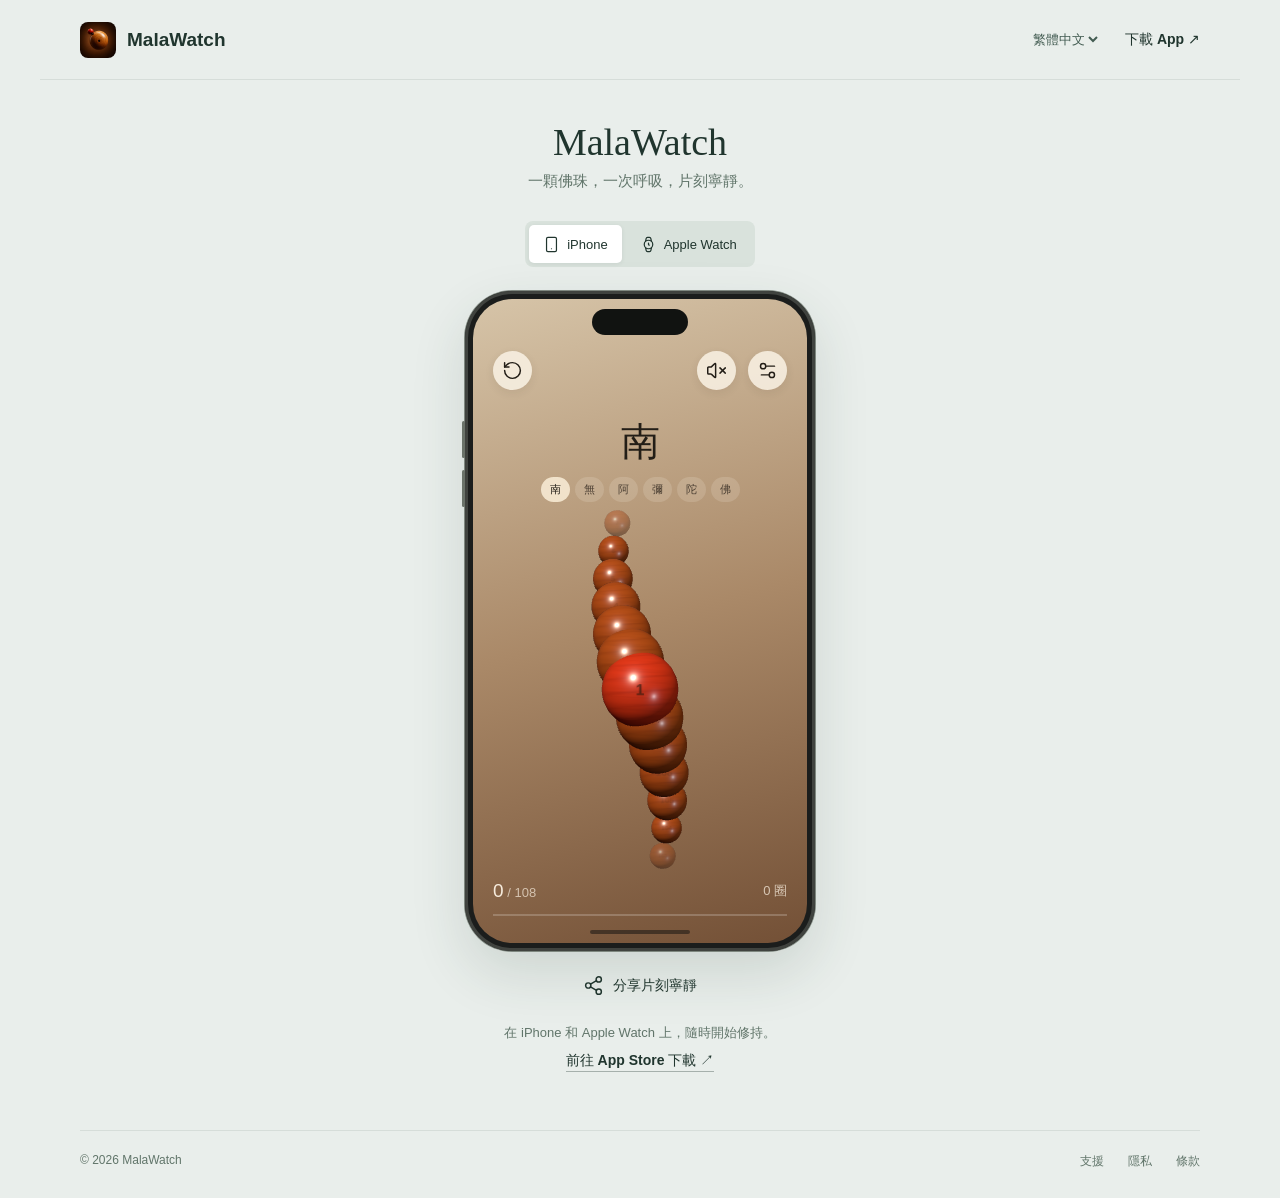
<file: docs/index.html>
<!doctype html>
<html lang="zh-Hant">
<head>
  <meta charset="utf-8">
  <meta name="viewport" content="width=device-width, initial-scale=1, viewport-fit=cover">
  <meta name="theme-color" content="#e9eeeb">
  <meta name="description" content="A moment of stillness, one bead at a time. Try MalaWatch's free prayer bead counter, then take your practice to iPhone and Apple Watch.">
  <meta property="og:title" content="MalaWatch — One bead at a time">
  <meta property="og:description" content="Try the free, interactive mala counter. A quiet moment you can share.">
  <meta property="og:image" content="https://imentos.github.io/MalaWatch/app-icon.png">
  <title>MalaWatch — One bead at a time</title>
  <link rel="icon" href="app-icon.png">
  <link rel="stylesheet" href="web.css">
  <link rel="stylesheet" href="watch.css">
</head>
<body>
  <header class="site-header">
    <a class="brand" href="./"><img src="app-icon.png" alt="" width="36" height="36"><span>MalaWatch</span></a>
    <div class="header-actions">
      <select id="language" aria-label="Language"><option value="en">English</option><option value="zh-Hant" selected>繁體中文</option><option value="zh-Hans">简体中文</option><option value="ja">日本語</option></select>
      <a class="download" data-store href="https://apps.apple.com/app/apple-store/id6771541960?pt=117813104&amp;ct=web-mala-demo&amp;mt=8" data-i18n="download">下載 App ↗</a>
    </div>
  </header>
  <main>
    <div class="intro"><h1>MalaWatch</h1><p data-i18n="tagline">一顆佛珠，一次呼吸，片刻寧靜。</p></div>
    <div class="device-switch" role="group" aria-label="Device preview" id="device-switch">
      <button type="button" data-device="iphone" aria-pressed="true"><i data-lucide="smartphone"></i><span>iPhone</span></button>
      <button type="button" data-device="watch" aria-pressed="false"><i data-lucide="watch"></i><span>Apple Watch</span></button>
    </div>
    <section class="experience" aria-label="MalaWatch">
      <div class="phone-rig" id="device-rig">
      <div class="phone" id="device-case">
        <div class="island" aria-hidden="true"></div>
        <button id="crown" class="watch-crown" aria-label="Count one bead" title="Count one bead"></button>
        <div class="watch-side-button" aria-hidden="true"></div>
        <div class="app-screen">
          <div class="toolbar">
            <button id="reset" class="icon-button" aria-label="Reset" title="Reset"><i data-lucide="rotate-ccw"></i></button>
            <button id="sound" class="icon-button" aria-label="Enable voice" title="Enable voice" aria-pressed="false"><i data-lucide="volume-x"></i></button>
            <button id="settings" class="icon-button" aria-label="Settings" title="Settings"><i data-lucide="settings-2"></i></button>
          </div>
          <div class="chant"><div id="syllable">南</div><div id="syllables" class="syllables"></div></div>
          <div id="wheel" class="wheel" role="button" tabindex="0" aria-label="Count one bead"><canvas id="beads"></canvas><div id="fallback" hidden></div></div>
          <div class="progress"><span><b id="count">0</b><span class="muted"> / <span id="goal-label">108</span></span></span><span id="rounds">0 圈</span></div>
          <div class="progress-track"><div id="progress-fill"></div></div>
          <div class="home-indicator" aria-hidden="true"></div>
          <dialog id="settings-dialog">
            <form method="dialog" class="dialog-heading"><h2 data-i18n="settings">Settings</h2><button class="icon-button" aria-label="Close" title="Close"><i data-lucide="x"></i></button></form>
            <fieldset><legend data-i18n="goal">Beads per round</legend><div class="segments" id="goals"><button type="button" data-goal="27">27</button><button type="button" data-goal="54">54</button><button type="button" data-goal="108">108</button></div></fieldset>
            <fieldset><legend data-i18n="material">Bead material</legend><div id="materials" class="materials"><button type="button" data-material="wood" style="--swatch:#ac602b" aria-label="Sandalwood" title="Sandalwood"></button><button type="button" data-material="rosewood" style="--swatch:#7d302c" aria-label="Rosewood" title="Rosewood"></button><button type="button" data-material="jade" style="--swatch:#548c74" aria-label="Jade" title="Jade"></button><button type="button" data-material="obsidian" style="--swatch:#36353b" aria-label="Obsidian" title="Obsidian"></button></div></fieldset>
            <label class="toggle"><span data-i18n="voice">Chant voice</span><input id="voice" type="checkbox" role="switch"></label>
          </dialog>
          <dialog id="reset-dialog"><h2 data-i18n="resetQuestion">Start again?</h2><p data-i18n="resetBody">Reset your count and completed rounds.</p><div class="reset-actions"><button id="cancel-reset" data-i18n="cancel">Cancel</button><button id="confirm-reset" data-i18n="reset">Reset</button></div></dialog>
        </div>
      </div>
      </div>
    </section>
    <div class="under-app"><button id="share"><i data-lucide="share-2"></i><span data-i18n="share">Share a quiet moment</span></button><p data-i18n="native">Take your practice with you on iPhone & Apple Watch.</p><a data-store class="store-link" href="https://apps.apple.com/app/apple-store/id6771541960?pt=117813104&amp;ct=web-mala-demo&amp;mt=8" data-i18n="store">Download on the App Store ↗</a><span id="status" role="status"></span></div>
  </main>
  <footer><span>© 2026 MalaWatch</span><nav><a href="support.html" data-i18n="support">Support</a><a href="privacy-policy.html" data-i18n="privacy">Privacy</a><a href="terms.html" data-i18n="terms">Terms</a></nav></footer>
  <script src="vendor/lucide.min.js"></script>
  <script type="module" src="web.js"></script>
</body>
</html>
</file>
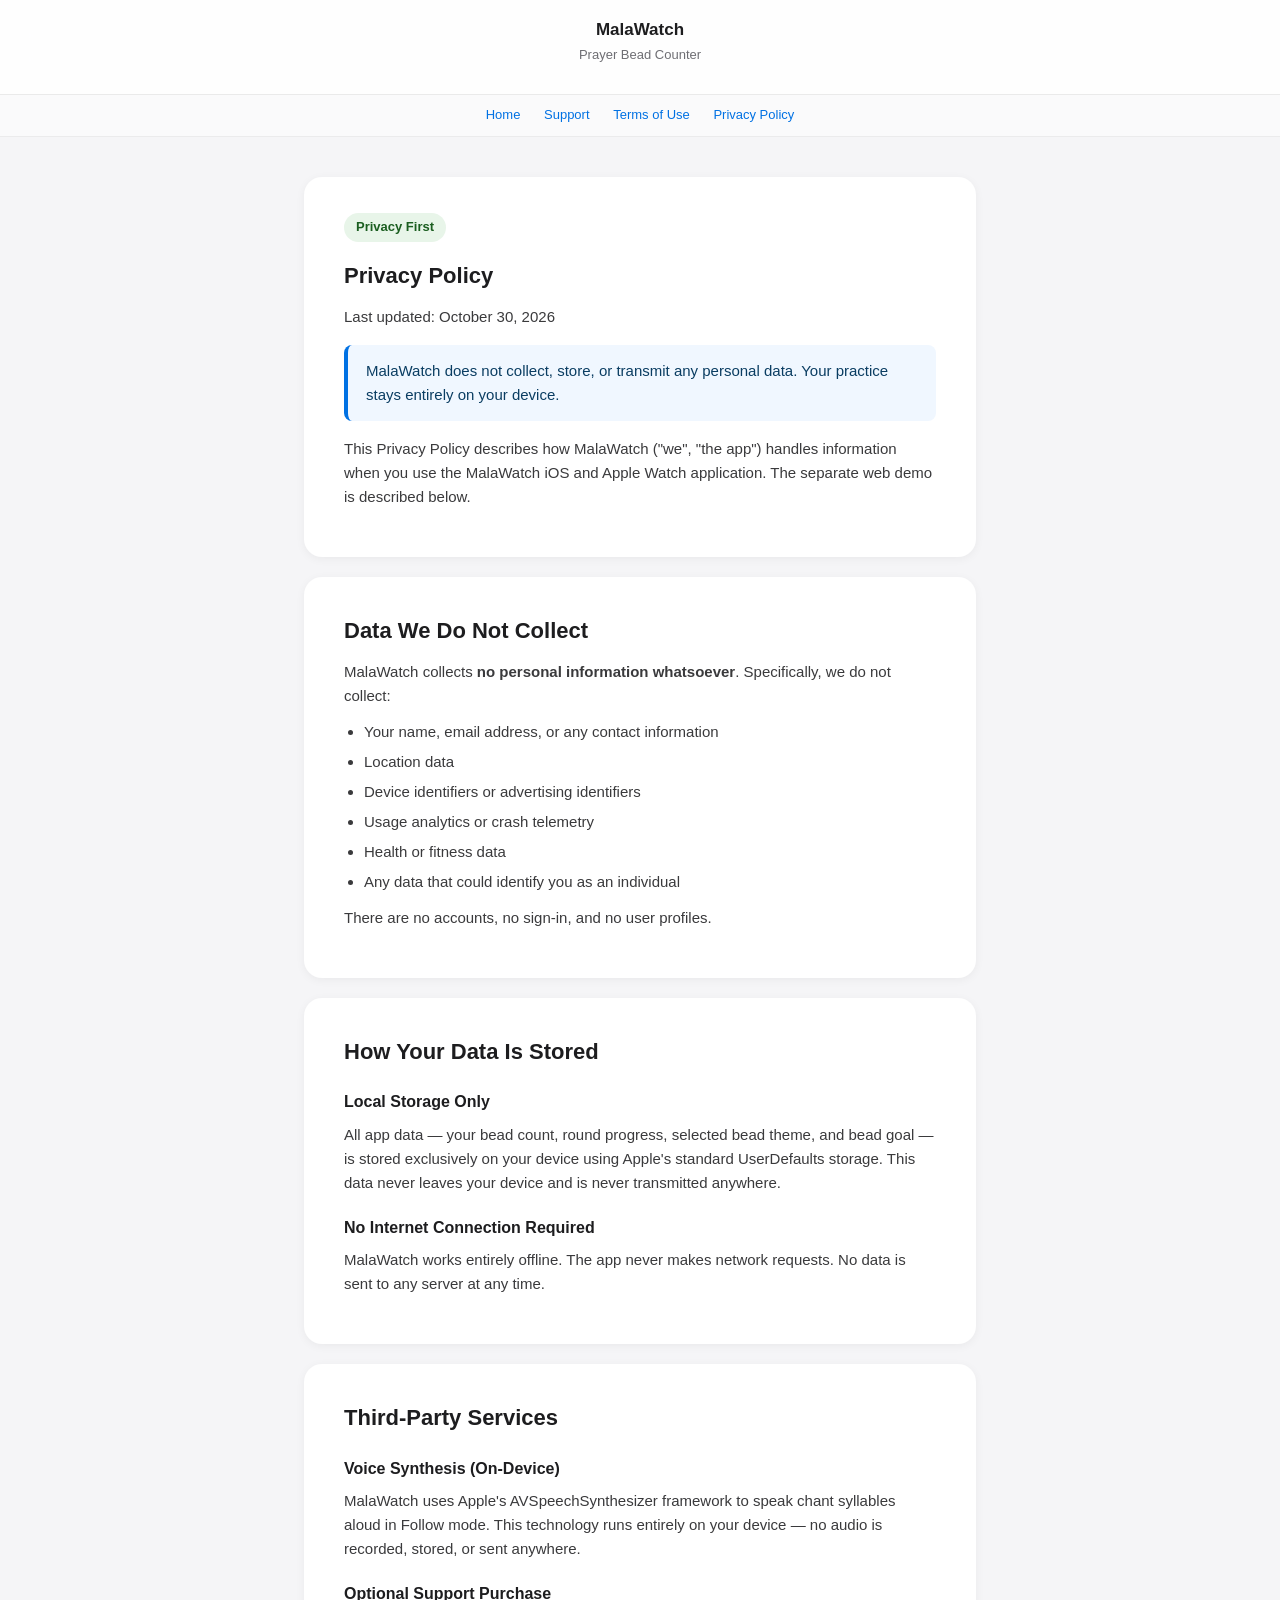
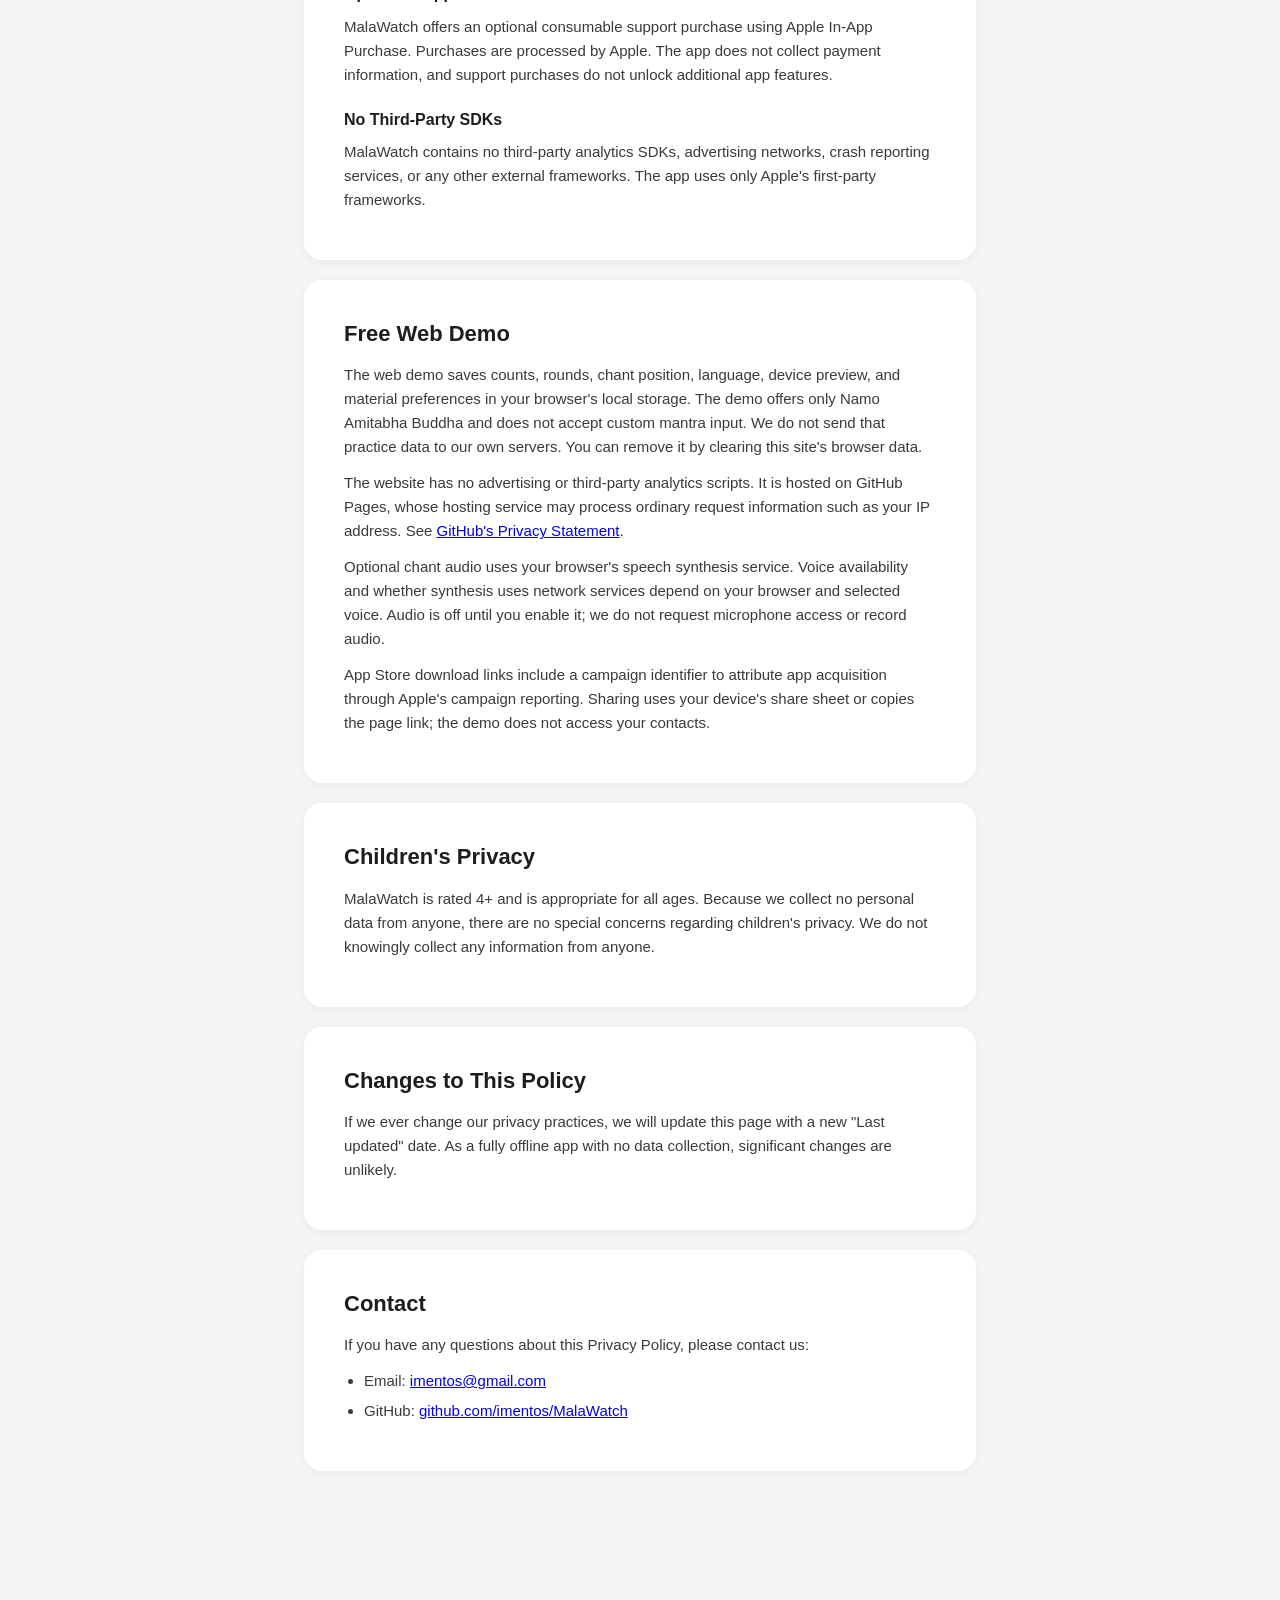
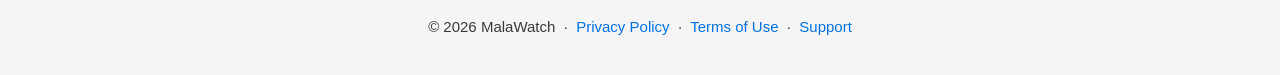
<file: docs/privacy-policy.html>
<!DOCTYPE html>
<html lang="en">
<head>
  <meta charset="UTF-8" />
  <meta name="viewport" content="width=device-width, initial-scale=1.0" />
  <title>Privacy Policy — MalaWatch</title>
  <style>
    * { margin: 0; padding: 0; box-sizing: border-box; }
    body {
      font-family: -apple-system, BlinkMacSystemFont, "SF Pro Text", "Segoe UI", sans-serif;
      background: #f5f5f7;
      color: #1d1d1f;
      line-height: 1.6;
    }
    header {
      background: rgba(255,255,255,0.85);
      backdrop-filter: saturate(180%) blur(20px);
      border-bottom: 1px solid rgba(0,0,0,0.08);
      padding: 16px 24px;
      position: sticky;
      top: 0;
      z-index: 100;
      text-align: center;
    }
    header h1 { font-size: 17px; font-weight: 600; color: #1d1d1f; }
    header p { font-size: 13px; color: #6e6e73; margin-top: 2px; }
    nav {
      text-align: center;
      padding: 10px 24px;
      font-size: 13px;
      background: rgba(255,255,255,0.5);
      border-bottom: 1px solid rgba(0,0,0,0.06);
    }
    nav a { color: #0071e3; text-decoration: none; margin: 0 10px; }
    nav a:hover { text-decoration: underline; }
    .container {
      max-width: 720px;
      margin: 40px auto;
      padding: 0 24px 60px;
    }
    .card {
      background: #fff;
      border-radius: 18px;
      padding: 36px 40px;
      margin-bottom: 20px;
      box-shadow: 0 2px 10px rgba(0,0,0,0.05);
    }
    h2 {
      font-size: 22px;
      font-weight: 700;
      margin-bottom: 12px;
      color: #1d1d1f;
    }
    h3 {
      font-size: 16px;
      font-weight: 600;
      margin: 20px 0 8px;
      color: #1d1d1f;
    }
    p { font-size: 15px; color: #3a3a3c; margin-bottom: 12px; }
    ul { padding-left: 20px; margin-bottom: 12px; }
    li { font-size: 15px; color: #3a3a3c; margin-bottom: 6px; }
    .highlight {
      background: #f0f7ff;
      border-left: 4px solid #0071e3;
      border-radius: 8px;
      padding: 14px 18px;
      margin: 16px 0;
    }
    .highlight p { margin: 0; color: #0a3d62; font-weight: 500; }
    .badge {
      display: inline-block;
      background: #e8f5e9;
      color: #1b5e20;
      font-size: 13px;
      font-weight: 600;
      padding: 4px 12px;
      border-radius: 20px;
      margin-bottom: 16px;
    }
    footer {
      text-align: center;
      padding: 24px;
      font-size: 13px;
      color: #6e6e73;
    }
    footer a { color: #0071e3; text-decoration: none; }
  </style>
</head>
<body>

<header>
  <h1>MalaWatch</h1>
  <p>Prayer Bead Counter</p>
</header>

<nav>
  <a href="index.html">Home</a>
  <a href="support.html">Support</a>
  <a href="terms.html">Terms of Use</a>
  <a href="privacy-policy.html">Privacy Policy</a>
</nav>

<div class="container">

  <div class="card">
    <span class="badge">Privacy First</span>
    <h2>Privacy Policy</h2>
    <p>Last updated: October 30, 2026</p>
    <div class="highlight">
      <p>MalaWatch does not collect, store, or transmit any personal data. Your practice stays entirely on your device.</p>
    </div>
    <p>This Privacy Policy describes how MalaWatch ("we", "the app") handles information when you use the MalaWatch iOS and Apple Watch application. The separate web demo is described below.</p>
  </div>

  <div class="card">
    <h2>Data We Do Not Collect</h2>
    <p>MalaWatch collects <strong>no personal information whatsoever</strong>. Specifically, we do not collect:</p>
    <ul>
      <li>Your name, email address, or any contact information</li>
      <li>Location data</li>
      <li>Device identifiers or advertising identifiers</li>
      <li>Usage analytics or crash telemetry</li>
      <li>Health or fitness data</li>
      <li>Any data that could identify you as an individual</li>
    </ul>
    <p>There are no accounts, no sign-in, and no user profiles.</p>
  </div>

  <div class="card">
    <h2>How Your Data Is Stored</h2>
    <h3>Local Storage Only</h3>
    <p>All app data — your bead count, round progress, selected bead theme, and bead goal — is stored exclusively on your device using Apple's standard UserDefaults storage. This data never leaves your device and is never transmitted anywhere.</p>

    <h3>No Internet Connection Required</h3>
    <p>MalaWatch works entirely offline. The app never makes network requests. No data is sent to any server at any time.</p>
  </div>

  <div class="card">
    <h2>Third-Party Services</h2>
    <h3>Voice Synthesis (On-Device)</h3>
    <p>MalaWatch uses Apple's AVSpeechSynthesizer framework to speak chant syllables aloud in Follow mode. This technology runs entirely on your device — no audio is recorded, stored, or sent anywhere.</p>

    <h3>Optional Support Purchase</h3>
    <p>MalaWatch offers an optional consumable support purchase using Apple In-App Purchase. Purchases are processed by Apple. The app does not collect payment information, and support purchases do not unlock additional app features.</p>

    <h3>No Third-Party SDKs</h3>
    <p>MalaWatch contains no third-party analytics SDKs, advertising networks, crash reporting services, or any other external frameworks. The app uses only Apple's first-party frameworks.</p>
  </div>

  <div class="card">
    <h2>Free Web Demo</h2>
    <p>The web demo saves counts, rounds, chant position, language, device preview, and material preferences in your browser's local storage. The demo offers only Namo Amitabha Buddha and does not accept custom mantra input. We do not send that practice data to our own servers. You can remove it by clearing this site's browser data.</p>
    <p>The website has no advertising or third-party analytics scripts. It is hosted on GitHub Pages, whose hosting service may process ordinary request information such as your IP address. See <a href="https://docs.github.com/en/site-policy/privacy-policies/github-privacy-statement">GitHub's Privacy Statement</a>.</p>
    <p>Optional chant audio uses your browser's speech synthesis service. Voice availability and whether synthesis uses network services depend on your browser and selected voice. Audio is off until you enable it; we do not request microphone access or record audio.</p>
    <p>App Store download links include a campaign identifier to attribute app acquisition through Apple's campaign reporting. Sharing uses your device's share sheet or copies the page link; the demo does not access your contacts.</p>
  </div>

  <div class="card">
    <h2>Children's Privacy</h2>
    <p>MalaWatch is rated 4+ and is appropriate for all ages. Because we collect no personal data from anyone, there are no special concerns regarding children's privacy. We do not knowingly collect any information from anyone.</p>
  </div>

  <div class="card">
    <h2>Changes to This Policy</h2>
    <p>If we ever change our privacy practices, we will update this page with a new "Last updated" date. As a fully offline app with no data collection, significant changes are unlikely.</p>
  </div>

  <div class="card">
    <h2>Contact</h2>
    <p>If you have any questions about this Privacy Policy, please contact us:</p>
    <ul>
      <li>Email: <a href="mailto:imentos@gmail.com">imentos@gmail.com</a></li>
      <li>GitHub: <a href="https://github.com/imentos/MalaWatch/issues" target="_blank">github.com/imentos/MalaWatch</a></li>
    </ul>
  </div>

</div>

<footer>
  <p>&copy; 2026 MalaWatch &nbsp;·&nbsp; <a href="privacy-policy.html">Privacy Policy</a> &nbsp;·&nbsp; <a href="terms.html">Terms of Use</a> &nbsp;·&nbsp; <a href="support.html">Support</a></p>
</footer>

</body>
</html>
</file>
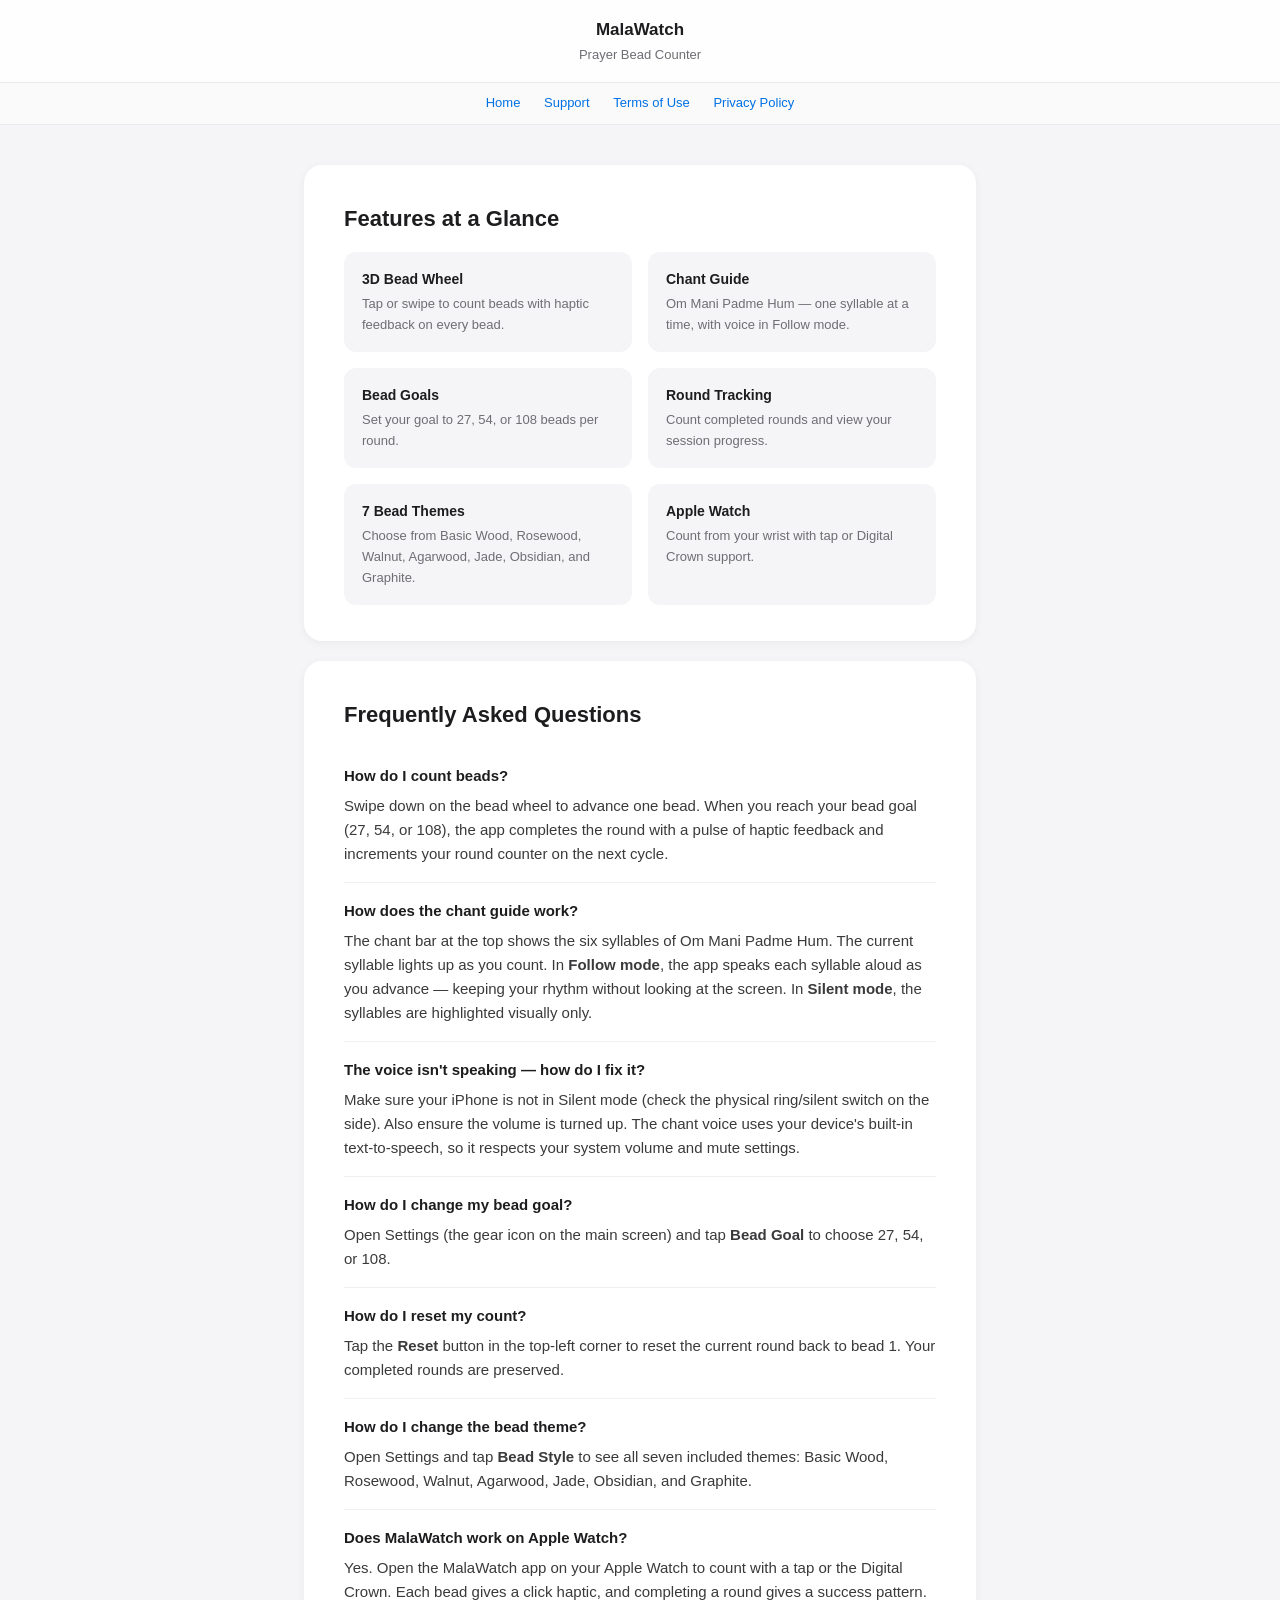
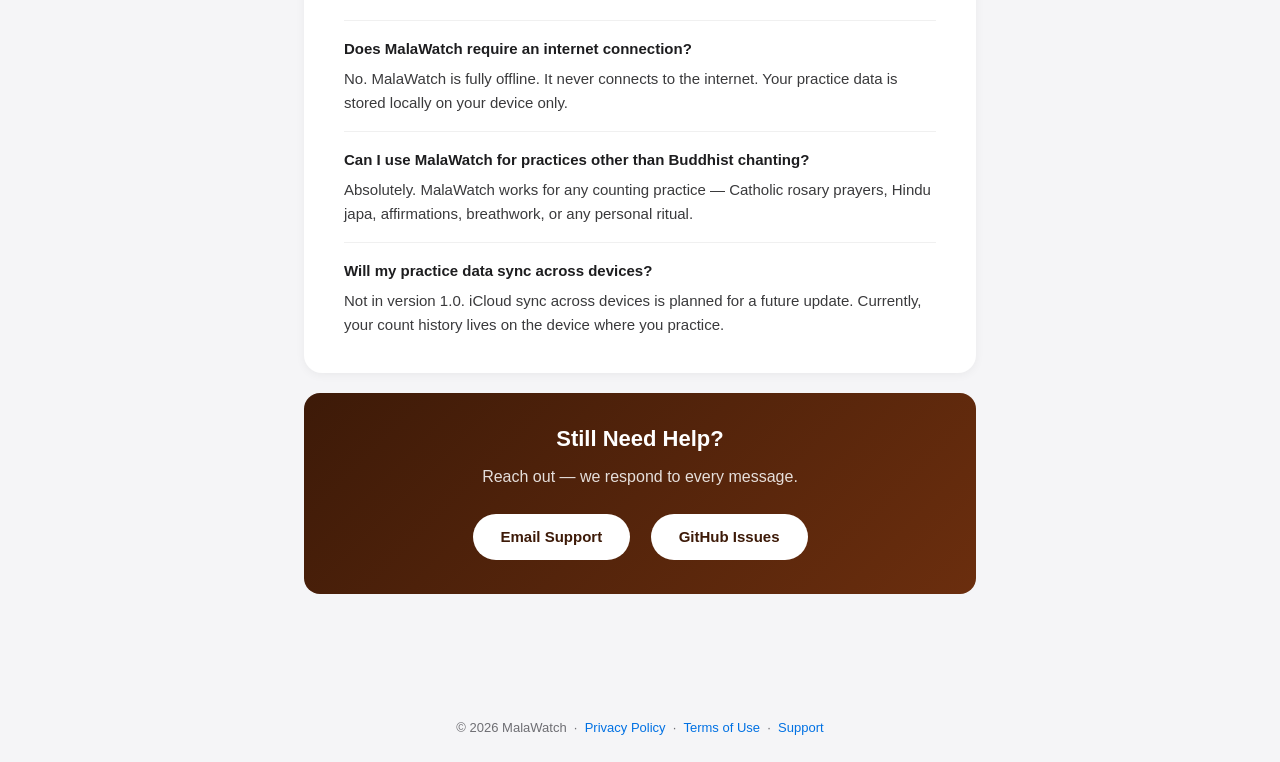
<file: docs/support.html>
<!DOCTYPE html>
<html lang="en">
<head>
  <meta charset="UTF-8" />
  <meta name="viewport" content="width=device-width, initial-scale=1.0" />
  <title>Support — MalaWatch</title>
  <style>
    * { margin: 0; padding: 0; box-sizing: border-box; }
    body {
      font-family: -apple-system, BlinkMacSystemFont, "SF Pro Text", "Segoe UI", sans-serif;
      background: #f5f5f7;
      color: #1d1d1f;
      line-height: 1.6;
    }
    header {
      background: rgba(255,255,255,0.85);
      backdrop-filter: saturate(180%) blur(20px);
      border-bottom: 1px solid rgba(0,0,0,0.08);
      padding: 16px 24px;
      position: sticky;
      top: 0;
      z-index: 100;
      text-align: center;
    }
    header h1 { font-size: 17px; font-weight: 600; color: #1d1d1f; }
    header p { font-size: 13px; color: #6e6e73; margin-top: 2px; }
    nav {
      text-align: center;
      padding: 10px 24px;
      font-size: 13px;
      background: rgba(255,255,255,0.5);
      border-bottom: 1px solid rgba(0,0,0,0.06);
    }
    nav a { color: #0071e3; text-decoration: none; margin: 0 10px; }
    nav a:hover { text-decoration: underline; }
    .container {
      max-width: 720px;
      margin: 40px auto;
      padding: 0 24px 60px;
    }
    .card {
      background: #fff;
      border-radius: 18px;
      padding: 36px 40px;
      margin-bottom: 20px;
      box-shadow: 0 2px 10px rgba(0,0,0,0.05);
    }
    h2 {
      font-size: 22px;
      font-weight: 700;
      margin-bottom: 16px;
      color: #1d1d1f;
    }
    .faq-item {
      border-bottom: 1px solid #f0f0f0;
      padding: 16px 0;
    }
    .faq-item:last-child { border-bottom: none; padding-bottom: 0; }
    .faq-item h3 {
      font-size: 15px;
      font-weight: 600;
      color: #1d1d1f;
      margin-bottom: 6px;
    }
    .faq-item p { font-size: 15px; color: #3a3a3c; margin: 0; }
    .feature-grid {
      display: grid;
      grid-template-columns: 1fr 1fr;
      gap: 16px;
      margin-top: 8px;
    }
    @media (max-width: 520px) { .feature-grid { grid-template-columns: 1fr; } }
    .feature-tile {
      background: #f5f5f7;
      border-radius: 12px;
      padding: 16px 18px;
    }
    .feature-tile h4 { font-size: 14px; font-weight: 600; color: #1d1d1f; margin-bottom: 4px; }
    .feature-tile p { font-size: 13px; color: #6e6e73; margin: 0; }
    .contact-box {
      background: linear-gradient(135deg, #3d1a08 0%, #6b2e0e 100%);
      border-radius: 16px;
      padding: 28px 32px;
      color: white;
      text-align: center;
    }
    .contact-box h2 { color: white; margin-bottom: 8px; }
    .contact-box p { color: rgba(255,255,255,0.85); margin-bottom: 18px; }
    .contact-btn {
      display: inline-block;
      background: white;
      color: #3d1a08;
      font-weight: 600;
      font-size: 15px;
      padding: 11px 28px;
      border-radius: 980px;
      text-decoration: none;
      margin: 6px 8px;
    }
    .contact-btn:hover { opacity: 0.9; }
    .tip {
      background: #fff8e1;
      border-left: 4px solid #f59e0b;
      border-radius: 8px;
      padding: 12px 16px;
      margin-top: 10px;
    }
    .tip p { font-size: 14px; color: #7c4d00; margin: 0; }
    footer {
      text-align: center;
      padding: 24px;
      font-size: 13px;
      color: #6e6e73;
    }
    footer a { color: #0071e3; text-decoration: none; }
  </style>
</head>
<body>

<header>
  <h1>MalaWatch</h1>
  <p>Prayer Bead Counter</p>
</header>

<nav>
  <a href="index.html">Home</a>
  <a href="support.html">Support</a>
  <a href="terms.html">Terms of Use</a>
  <a href="privacy-policy.html">Privacy Policy</a>
</nav>

<div class="container">

  <div class="card">
    <h2>Features at a Glance</h2>
    <div class="feature-grid">
      <div class="feature-tile">
        <h4>3D Bead Wheel</h4>
        <p>Tap or swipe to count beads with haptic feedback on every bead.</p>
      </div>
      <div class="feature-tile">
        <h4>Chant Guide</h4>
        <p>Om Mani Padme Hum — one syllable at a time, with voice in Follow mode.</p>
      </div>
      <div class="feature-tile">
        <h4>Bead Goals</h4>
        <p>Set your goal to 27, 54, or 108 beads per round.</p>
      </div>
      <div class="feature-tile">
        <h4>Round Tracking</h4>
        <p>Count completed rounds and view your session progress.</p>
      </div>
      <div class="feature-tile">
        <h4>7 Bead Themes</h4>
        <p>Choose from Basic Wood, Rosewood, Walnut, Agarwood, Jade, Obsidian, and Graphite.</p>
      </div>
      <div class="feature-tile">
        <h4>Apple Watch</h4>
        <p>Count from your wrist with tap or Digital Crown support.</p>
      </div>
    </div>
  </div>

  <div class="card">
    <h2>Frequently Asked Questions</h2>

    <div class="faq-item">
      <h3>How do I count beads?</h3>
      <p>Swipe down on the bead wheel to advance one bead. When you reach your bead goal (27, 54, or 108), the app completes the round with a pulse of haptic feedback and increments your round counter on the next cycle.</p>
    </div>

    <div class="faq-item">
      <h3>How does the chant guide work?</h3>
      <p>The chant bar at the top shows the six syllables of Om Mani Padme Hum. The current syllable lights up as you count. In <strong>Follow mode</strong>, the app speaks each syllable aloud as you advance — keeping your rhythm without looking at the screen. In <strong>Silent mode</strong>, the syllables are highlighted visually only.</p>
    </div>

    <div class="faq-item">
      <h3>The voice isn't speaking — how do I fix it?</h3>
      <p>Make sure your iPhone is not in Silent mode (check the physical ring/silent switch on the side). Also ensure the volume is turned up. The chant voice uses your device's built-in text-to-speech, so it respects your system volume and mute settings.</p>
    </div>

    <div class="faq-item">
      <h3>How do I change my bead goal?</h3>
      <p>Open Settings (the gear icon on the main screen) and tap <strong>Bead Goal</strong> to choose 27, 54, or 108.</p>
    </div>

    <div class="faq-item">
      <h3>How do I reset my count?</h3>
      <p>Tap the <strong>Reset</strong> button in the top-left corner to reset the current round back to bead 1. Your completed rounds are preserved.</p>
    </div>

    <div class="faq-item">
      <h3>How do I change the bead theme?</h3>
      <p>Open Settings and tap <strong>Bead Style</strong> to see all seven included themes: Basic Wood, Rosewood, Walnut, Agarwood, Jade, Obsidian, and Graphite.</p>
    </div>

    <div class="faq-item">
      <h3>Does MalaWatch work on Apple Watch?</h3>
      <p>Yes. Open the MalaWatch app on your Apple Watch to count with a tap or the Digital Crown. Each bead gives a click haptic, and completing a round gives a success pattern.</p>
    </div>

    <div class="faq-item">
      <h3>Does MalaWatch require an internet connection?</h3>
      <p>No. MalaWatch is fully offline. It never connects to the internet. Your practice data is stored locally on your device only.</p>
    </div>

    <div class="faq-item">
      <h3>Can I use MalaWatch for practices other than Buddhist chanting?</h3>
      <p>Absolutely. MalaWatch works for any counting practice — Catholic rosary prayers, Hindu japa, affirmations, breathwork, or any personal ritual.</p>
    </div>

    <div class="faq-item">
      <h3>Will my practice data sync across devices?</h3>
      <p>Not in version 1.0. iCloud sync across devices is planned for a future update. Currently, your count history lives on the device where you practice.</p>
    </div>

  </div>

  <div class="contact-box">
    <h2>Still Need Help?</h2>
    <p>Reach out — we respond to every message.</p>
    <a href="mailto:imentos@gmail.com" class="contact-btn">Email Support</a>
    <a href="https://github.com/imentos/MalaWatch/issues" target="_blank" class="contact-btn">GitHub Issues</a>
  </div>

</div>

<footer>
  <p>&copy; 2026 MalaWatch &nbsp;·&nbsp; <a href="privacy-policy.html">Privacy Policy</a> &nbsp;·&nbsp; <a href="terms.html">Terms of Use</a> &nbsp;·&nbsp; <a href="support.html">Support</a></p>
</footer>

</body>
</html>
</file>
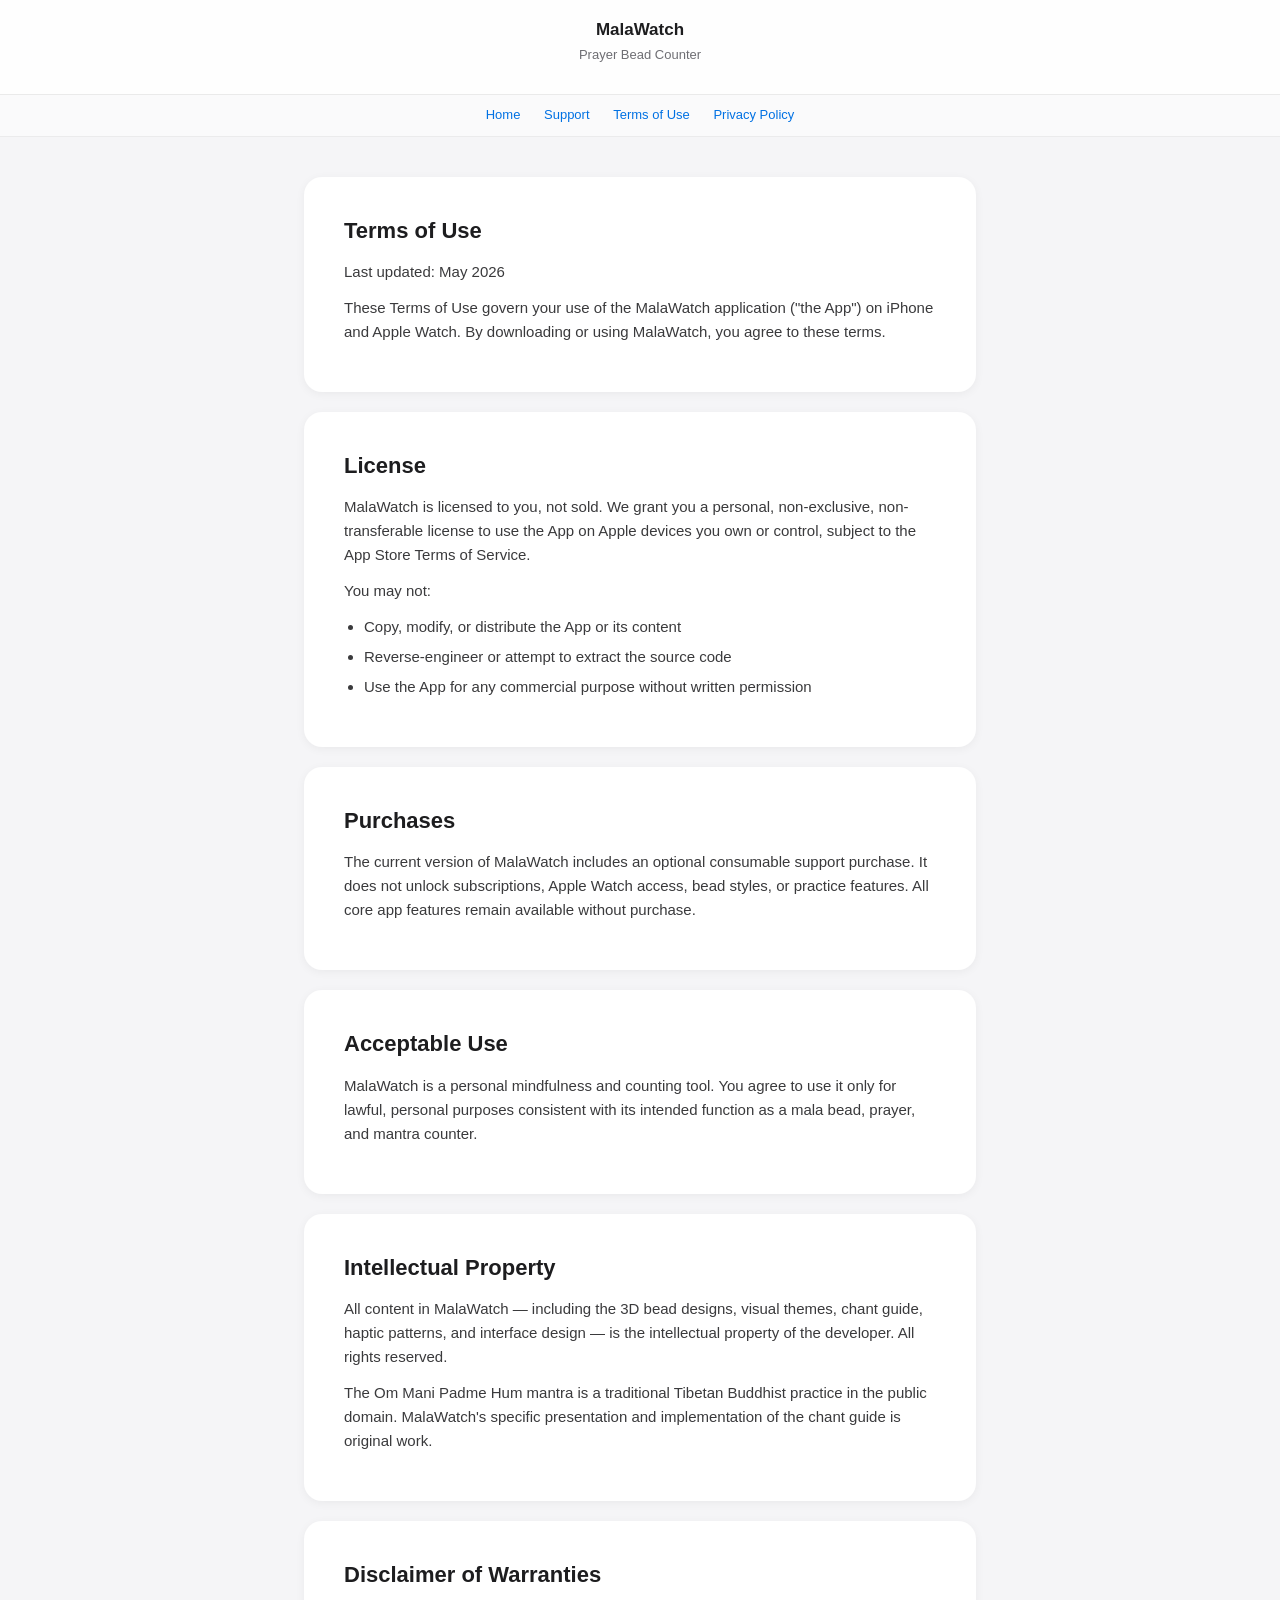
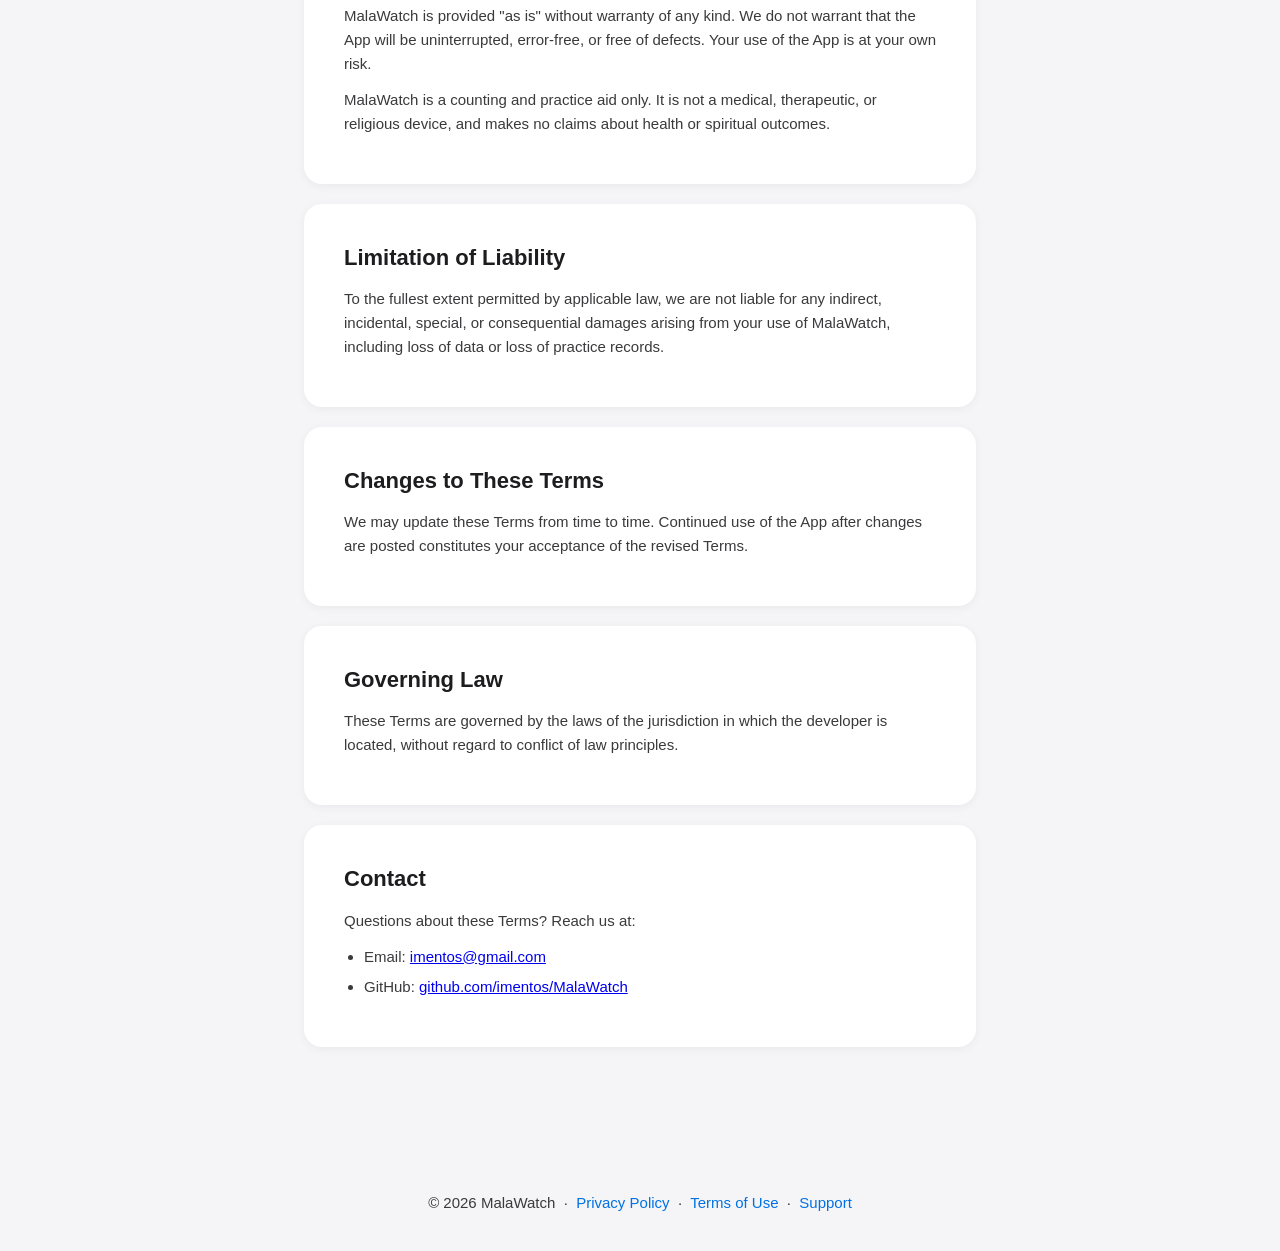
<file: docs/terms.html>
<!DOCTYPE html>
<html lang="en">
<head>
  <meta charset="UTF-8" />
  <meta name="viewport" content="width=device-width, initial-scale=1.0" />
  <title>Terms of Use — MalaWatch</title>
  <style>
    * { margin: 0; padding: 0; box-sizing: border-box; }
    body {
      font-family: -apple-system, BlinkMacSystemFont, "SF Pro Text", "Segoe UI", sans-serif;
      background: #f5f5f7;
      color: #1d1d1f;
      line-height: 1.6;
    }
    header {
      background: rgba(255,255,255,0.85);
      backdrop-filter: saturate(180%) blur(20px);
      border-bottom: 1px solid rgba(0,0,0,0.08);
      padding: 16px 24px;
      position: sticky;
      top: 0;
      z-index: 100;
      text-align: center;
    }
    header h1 { font-size: 17px; font-weight: 600; color: #1d1d1f; }
    header p { font-size: 13px; color: #6e6e73; margin-top: 2px; }
    nav {
      text-align: center;
      padding: 10px 24px;
      font-size: 13px;
      background: rgba(255,255,255,0.5);
      border-bottom: 1px solid rgba(0,0,0,0.06);
    }
    nav a { color: #0071e3; text-decoration: none; margin: 0 10px; }
    nav a:hover { text-decoration: underline; }
    .container {
      max-width: 720px;
      margin: 40px auto;
      padding: 0 24px 60px;
    }
    .card {
      background: #fff;
      border-radius: 18px;
      padding: 36px 40px;
      margin-bottom: 20px;
      box-shadow: 0 2px 10px rgba(0,0,0,0.05);
    }
    h2 {
      font-size: 22px;
      font-weight: 700;
      margin-bottom: 12px;
      color: #1d1d1f;
    }
    h3 {
      font-size: 16px;
      font-weight: 600;
      margin: 20px 0 8px;
      color: #1d1d1f;
    }
    p { font-size: 15px; color: #3a3a3c; margin-bottom: 12px; }
    ul { padding-left: 20px; margin-bottom: 12px; }
    li { font-size: 15px; color: #3a3a3c; margin-bottom: 6px; }
    .highlight {
      background: #f0f7ff;
      border-left: 4px solid #0071e3;
      border-radius: 8px;
      padding: 14px 18px;
      margin: 16px 0;
    }
    .highlight p { margin: 0; color: #0a3d62; font-weight: 500; }
    footer {
      text-align: center;
      padding: 24px;
      font-size: 13px;
      color: #6e6e73;
    }
    footer a { color: #0071e3; text-decoration: none; }
  </style>
</head>
<body>

<header>
  <h1>MalaWatch</h1>
  <p>Prayer Bead Counter</p>
</header>

<nav>
  <a href="index.html">Home</a>
  <a href="support.html">Support</a>
  <a href="terms.html">Terms of Use</a>
  <a href="privacy-policy.html">Privacy Policy</a>
</nav>

<div class="container">

  <div class="card">
    <h2>Terms of Use</h2>
    <p>Last updated: May 2026</p>
    <p>These Terms of Use govern your use of the MalaWatch application ("the App") on iPhone and Apple Watch. By downloading or using MalaWatch, you agree to these terms.</p>
  </div>

  <div class="card">
    <h2>License</h2>
    <p>MalaWatch is licensed to you, not sold. We grant you a personal, non-exclusive, non-transferable license to use the App on Apple devices you own or control, subject to the App Store Terms of Service.</p>
    <p>You may not:</p>
    <ul>
      <li>Copy, modify, or distribute the App or its content</li>
      <li>Reverse-engineer or attempt to extract the source code</li>
      <li>Use the App for any commercial purpose without written permission</li>
    </ul>
  </div>

  <div class="card">
    <h2>Purchases</h2>
    <p>The current version of MalaWatch includes an optional consumable support purchase. It does not unlock subscriptions, Apple Watch access, bead styles, or practice features. All core app features remain available without purchase.</p>
  </div>

  <div class="card">
    <h2>Acceptable Use</h2>
    <p>MalaWatch is a personal mindfulness and counting tool. You agree to use it only for lawful, personal purposes consistent with its intended function as a mala bead, prayer, and mantra counter.</p>
  </div>

  <div class="card">
    <h2>Intellectual Property</h2>
    <p>All content in MalaWatch — including the 3D bead designs, visual themes, chant guide, haptic patterns, and interface design — is the intellectual property of the developer. All rights reserved.</p>
    <p>The Om Mani Padme Hum mantra is a traditional Tibetan Buddhist practice in the public domain. MalaWatch's specific presentation and implementation of the chant guide is original work.</p>
  </div>

  <div class="card">
    <h2>Disclaimer of Warranties</h2>
    <p>MalaWatch is provided "as is" without warranty of any kind. We do not warrant that the App will be uninterrupted, error-free, or free of defects. Your use of the App is at your own risk.</p>
    <p>MalaWatch is a counting and practice aid only. It is not a medical, therapeutic, or religious device, and makes no claims about health or spiritual outcomes.</p>
  </div>

  <div class="card">
    <h2>Limitation of Liability</h2>
    <p>To the fullest extent permitted by applicable law, we are not liable for any indirect, incidental, special, or consequential damages arising from your use of MalaWatch, including loss of data or loss of practice records.</p>
  </div>

  <div class="card">
    <h2>Changes to These Terms</h2>
    <p>We may update these Terms from time to time. Continued use of the App after changes are posted constitutes your acceptance of the revised Terms.</p>
  </div>

  <div class="card">
    <h2>Governing Law</h2>
    <p>These Terms are governed by the laws of the jurisdiction in which the developer is located, without regard to conflict of law principles.</p>
  </div>

  <div class="card">
    <h2>Contact</h2>
    <p>Questions about these Terms? Reach us at:</p>
    <ul>
      <li>Email: <a href="mailto:imentos@gmail.com">imentos@gmail.com</a></li>
      <li>GitHub: <a href="https://github.com/imentos/MalaWatch/issues" target="_blank">github.com/imentos/MalaWatch</a></li>
    </ul>
  </div>

</div>

<footer>
  <p>&copy; 2026 MalaWatch &nbsp;·&nbsp; <a href="privacy-policy.html">Privacy Policy</a> &nbsp;·&nbsp; <a href="terms.html">Terms of Use</a> &nbsp;·&nbsp; <a href="support.html">Support</a></p>
</footer>

</body>
</html>
</file>
<file: docs/web.css>
:root{font-family:-apple-system,BlinkMacSystemFont,"Segoe UI",sans-serif;color:#20352e;background:#e9eeeb;font-synthesis:none;letter-spacing:0}
*{box-sizing:border-box}body{margin:0}button,a,input,select{-webkit-tap-highlight-color:transparent}button,input,select{font:inherit}button,a,select{touch-action:manipulation}button{cursor:pointer}a{color:inherit;text-decoration:none}button:focus-visible,a:focus-visible,select:focus-visible,.wheel:focus-visible{outline:3px solid #508e80;outline-offset:4px}button svg{width:21px;height:21px;stroke-width:1.7}button{color:inherit} .site-header{height:80px;max-width:1200px;margin:auto;padding:0 40px;display:flex;align-items:center;justify-content:space-between;gap:16px;border-bottom:1px solid #20352e18}.brand{display:flex;gap:11px;align-items:center;font-size:19px;font-weight:650}.brand img{border-radius:8px}.header-actions{display:flex;align-items:center;gap:24px}.header-actions select{border:0;background:transparent;color:#435c52;font-size:13px;max-width:112px}.download{font-size:14px;font-weight:600}.intro{text-align:center;padding:28px 16px 21px}.intro h1{font-family:Georgia,serif;font-weight:400;font-size:38px;margin:0 0 8px}.intro p{color:#61756a;font-size:15px;margin:0}.experience{display:flex;justify-content:center}.phone{width:320px;height:604px;background:#1b1d1c;border-radius:47px;padding:8px;position:relative;box-shadow:0 0 0 1px #7f8880,0 22px 55px #23423524,inset 0 0 0 3px #40433f}.phone:before,.phone:after{content:"";position:absolute;background:#6a7269;width:3px;left:-3px;border-radius:2px;height:37px;top:130px}.phone:after{top:179px}.island{position:absolute;width:96px;height:26px;background:#111311;top:18px;left:50%;transform:translateX(-50%);border-radius:22px;z-index:2}.app-screen{height:100%;position:relative;border-radius:39px;overflow:hidden;background:linear-gradient(165deg,#d6c4a8 0%,#aa8968 50%,#735036 100%);color:#231e17;display:flex;flex-direction:column;padding:52px 20px 27px}.toolbar{display:flex;align-items:center;justify-content:space-between;flex-shrink:0}.icon-button{display:inline-flex;align-items:center;justify-content:center;width:39px;height:39px;border:0;border-radius:50%;background:#f9f1e3df;box-shadow:0 3px 10px #34251715}.toolbar #sound{margin-left:auto;margin-right:12px}.chant{text-align:center;padding:20px 0 0;flex-shrink:0}#syllable{font-size:39px;font-weight:600;line-height:1.3;min-height:51px;overflow-wrap:anywhere}.syllables{display:flex;gap:5px;overflow:auto;scrollbar-width:none;align-items:center;max-width:100%;padding:9px 0 3px;min-height:37px}.syllables.short{justify-content:center}.syllables span{flex:none;min-width:29px;padding:5px 8px;border-radius:20px;background:#f9f1e329;color:#4a3e32;font-size:11px;white-space:nowrap}.syllables span.active{background:#fff4dfc9;color:#221e17;font-weight:600}.wheel{flex:1;min-height:140px;position:relative;touch-action:none;cursor:grab;outline-offset:-4px;user-select:none}.wheel:active{cursor:grabbing}canvas{width:100%;height:100%;display:block}.progress{font-size:13px;display:flex;justify-content:space-between;align-items:center;color:#f6ebdc;margin:6px 0 12px}.progress b{font-size:19px;font-weight:500;font-variant-numeric:tabular-nums}.muted{opacity:.7}#rounds{opacity:.75}.progress-track{height:2px;background:#fff3;height:2px;flex-shrink:0}.progress-track div{height:100%;width:0;background:#f3dfbb;transition:width .3s}.home-indicator{position:absolute;width:100px;height:4px;border-radius:3px;background:#201c1799;bottom:9px;left:50%;transform:translateX(-50%)}.under-app{text-align:center;padding:23px 16px 32px}.under-app button{border:0;background:transparent;display:inline-flex;gap:9px;align-items:center;font-size:14px;font-weight:550}.under-app p{font-size:13px;color:#61756a;margin:24px 0 9px}.store-link{font-size:14px;font-weight:600;border-bottom:1px solid #20352e55;padding-bottom:3px}#status{display:block;min-height:18px;font-size:12px;margin-top:10px;color:#4e6b5e}footer{max-width:1120px;margin:auto;border-top:1px solid #20352e18;display:flex;justify-content:space-between;gap:18px;padding:22px 0 28px;font-size:12px;color:#61756a}footer nav{display:flex;gap:24px}dialog{border:1px solid #fff6;border-radius:8px;padding:22px;background:#f3ece2;color:#302b24;width:min(280px,calc(100vw - 44px));max-height:80dvh;overflow:auto;box-shadow:0 20px 70px #0004}dialog::backdrop{background:#121b1799;backdrop-filter:blur(4px)}.dialog-heading{display:flex;justify-content:space-between;align-items:center;margin:0 0 22px}h2{font-size:19px;margin:0}dialog label,legend{font-size:13px;font-weight:600}dialog select,dialog input[type=text],#custom-mantra{width:100%;border:1px solid #63563c30;background:#fffc;padding:10px;border-radius:6px;margin:9px 0 16px;color:#302b24}fieldset{border:0;margin:0 0 21px;padding:0}legend{margin-bottom:12px}.segments{display:flex;background:#ded7cc;border-radius:7px;padding:3px;gap:3px}.segments button{flex:1;border:0;border-radius:5px;padding:8px;background:transparent}.segments button[aria-pressed=true]{background:#fff}.materials{display:flex;gap:17px;padding:3px}.materials button{height:32px;width:32px;border-radius:50%;border:2px solid #fff;background:var(--swatch);box-shadow:inset -5px -5px 7px #0004,inset 3px 3px 5px #fff4}.materials button[aria-pressed=true]{outline:2px solid #48675a;outline-offset:3px}.toggle{display:flex;align-items:center;justify-content:space-between;margin:12px 0 0}.toggle input{width:20px;height:20px;accent-color:#476456}#reset-dialog p{font-size:14px;line-height:1.6;color:#63594c}.reset-actions{display:flex;justify-content:flex-end;gap:12px}.reset-actions button{border:0;background:#ded7cc;padding:10px 16px;border-radius:6px}#confirm-reset{background:#345d4c;color:white}#fallback{position:absolute;inset:0;display:flex;align-items:center;justify-content:center}#fallback[hidden]{display:none}.fallback-bead{width:85px;height:85px;border-radius:50%;background:radial-gradient(circle at 28% 24%,#ffd295,#b5682e 40%,#5a2b13);box-shadow:8px 18px 22px #0004;display:grid;place-items:center;font-size:23px}
@media(min-width:1000px) and (min-height:900px){.intro{padding-top:40px;padding-bottom:30px}.phone{width:350px;height:660px}.chant{padding-top:27px}}
@media(max-width:600px){:root{background:#e9eeeb}.site-header{height:65px;padding:0 17px}.brand{font-size:17px;gap:8px}.brand img{width:29px;height:29px}.header-actions{gap:12px}.header-actions select{font-size:12px;max-width:85px}.download{font-size:12px}.intro{padding:21px 16px 16px}.intro h1{font-size:28px}.intro p{font-size:12px}.phone{width:100%;height:clamp(440px,69svh,690px);padding:0;border-radius:0;background:transparent;box-shadow:none}.phone:before,.phone:after,.island,.home-indicator{display:none}.app-screen{border-radius:0;padding:17px 26px 20px}.toolbar{max-width:400px;width:100%;align-self:center}.chant{padding-top:8px}.wheel{width:min(100%,400px);align-self:center}.progress,.progress-track{max-width:400px;width:100%;align-self:center}.under-app{padding-top:19px;padding-bottom:15px}.under-app p{margin-top:18px}footer{padding:20px 17px;font-size:11px}footer nav{gap:15px}}
@media(prefers-reduced-motion:reduce){*{scroll-behavior:auto!important;transition:none!important}}
</file>
<file: docs/watch.css>
.experience { padding: 0 24px; }
.device-switch {
  display: flex;
  width: max-content;
  max-width: calc(100% - 32px);
  margin: 0 auto 24px;
  padding: 4px;
  gap: 4px;
  background: #d9e2dc;
  border-radius: 8px;
}
.device-switch button {
  display: flex;
  align-items: center;
  justify-content: center;
  gap: 7px;
  min-height: 38px;
  padding: 8px 14px;
  border: 0;
  border-radius: 5px;
  background: transparent;
  font-size: 13px;
}
.device-switch button[aria-pressed="true"] { background: #fff; box-shadow: 0 1px 4px #20352e14; }
.device-switch button svg { width: 17px; height: 17px; }
.watch-case .island, .watch-case .home-indicator,
.phone .watch-crown, .phone .watch-side-button { display: none; }
.phone-rig { width: min(320px, calc(100vw - 48px)); }
.phone-rig .phone { width: 100%; }
.watch-rig {
  position: relative;
  width: min(350px, calc(100vw - 64px));
  padding: 74px 0;
  isolation: isolate;
}
.watch-rig::before {
  content: "";
  position: absolute;
  z-index: -1;
  inset: 0 22%;
  border-radius: 28px;
  background: repeating-linear-gradient(90deg, #354c42 0 2px, #456051 2px 4px, #3b5548 4px 6px);
  box-shadow: inset 6px 0 9px #1c302b44, inset -6px 0 9px #1c302b44;
}
.watch-case {
  position: relative;
  width: 100%;
  aspect-ratio: 350 / 416;
  border-radius: 25% / 21%;
  padding: 13px;
  background: linear-gradient(115deg, #bbbdb6, #eeeae0 18%, #868b84 41%, #c3c4bb 64%, #676e66 100%);
  box-shadow: 0 0 0 1px #777f75, inset 0 0 0 3px #c9cec5, 0 16px 32px #20352e30;
}
.watch-case::before {
  content: "";
  position: absolute;
  inset: 7px;
  border-radius: 24% / 20%;
  background: #111412;
  pointer-events: none;
}
.watch-crown {
  position: absolute;
  z-index: -1;
  top: 24%;
  right: -13px;
  width: 18px;
  height: 47px;
  border: 1px solid #70786d;
  border-radius: 5px 7px 7px 5px;
  background: repeating-linear-gradient(0deg, #bcc1b7 0 2px, #747d72 2px 3px);
  box-shadow: inset -3px 0 4px #53604e55;
}
.watch-crown:hover { filter: brightness(1.15); }
.watch-side-button {
  position: absolute;
  top: 54%;
  right: -4px;
  width: 5px;
  height: 57px;
  border-radius: 0 4px 4px 0;
  background: #889181;
}
.watch-case .app-screen {
  border-radius: 23% / 19%;
  padding: 18px 24px 23px;
  background: linear-gradient(145deg, #241f19, #533721);
  color: #f6ead8;
}
.watch-case .toolbar { width: 100%; }
.watch-case .icon-button {
  width: 34px;
  height: 34px;
  background: #f9f1e318;
  color: #f6ead8;
  box-shadow: none;
}
.watch-case .toolbar #sound { margin-right: 9px; }
.watch-case .chant { padding-top: 5px; }
.watch-case #syllable { font-size: 27px; min-height: 35px; line-height: 1.25; }
.watch-case .syllables { padding: 6px 0 2px; min-height: 29px; gap: 4px; }
.watch-case .syllables span { min-width: 24px; font-size: 10px; padding: 4px 6px; color: #d4c3ae; background: #fff1; }
.watch-case .syllables span.active { color: #241f19; background: #ecd9b7; }
.watch-case .wheel { min-height: 0; width: 100%; }
.watch-case .progress { margin: 1px 0 7px; font-size: 11px; width: 100%; }
.watch-case .progress b { font-size: 17px; }
.watch-case .progress-track { width: 100%; }
.watch-case dialog .icon-button { color: #302b24; background: #ded7cc; }
.under-app { padding-top: 23px; }
@media (max-width: 600px) {
  .device-switch { margin-bottom: 20px; }
  .phone-rig .phone {
    height: 584px;
    padding: 8px;
    border-radius: 47px;
    background: #1b1d1c;
    box-shadow: 0 0 0 1px #7f8880, 0 16px 32px #23423524, inset 0 0 0 3px #40433f;
  }
  .phone .app-screen { border-radius: 39px; padding: 52px 18px 27px; }
  .phone .island, .phone .home-indicator { display: block; }
  .phone .chant { padding-top: 16px; }
  .watch-rig { padding: 57px 0; width: min(330px, calc(100vw - 64px)); }
  .watch-case .app-screen { padding: 16px 22px 22px; }
  .watch-case .chant { padding-top: 4px; }
  .under-app { padding-top: 20px; }
}
@media (min-width: 1000px) and (min-height: 900px) {
  .phone-rig { width: 350px; }
}
@media (max-width: 360px) {
  .watch-rig { padding: 42px 0; }
  .watch-case { padding: 11px; }
  .watch-case .app-screen { padding: 13px 17px 19px; }
  .watch-case .icon-button { width: 30px; height: 30px; }
  .watch-case #syllable { font-size: 23px; min-height: 29px; }
  .watch-case .syllables { gap: 2px; }
  .watch-case .syllables span { min-width: 21px; padding: 4px; font-size: 9px; }
}
</file>
